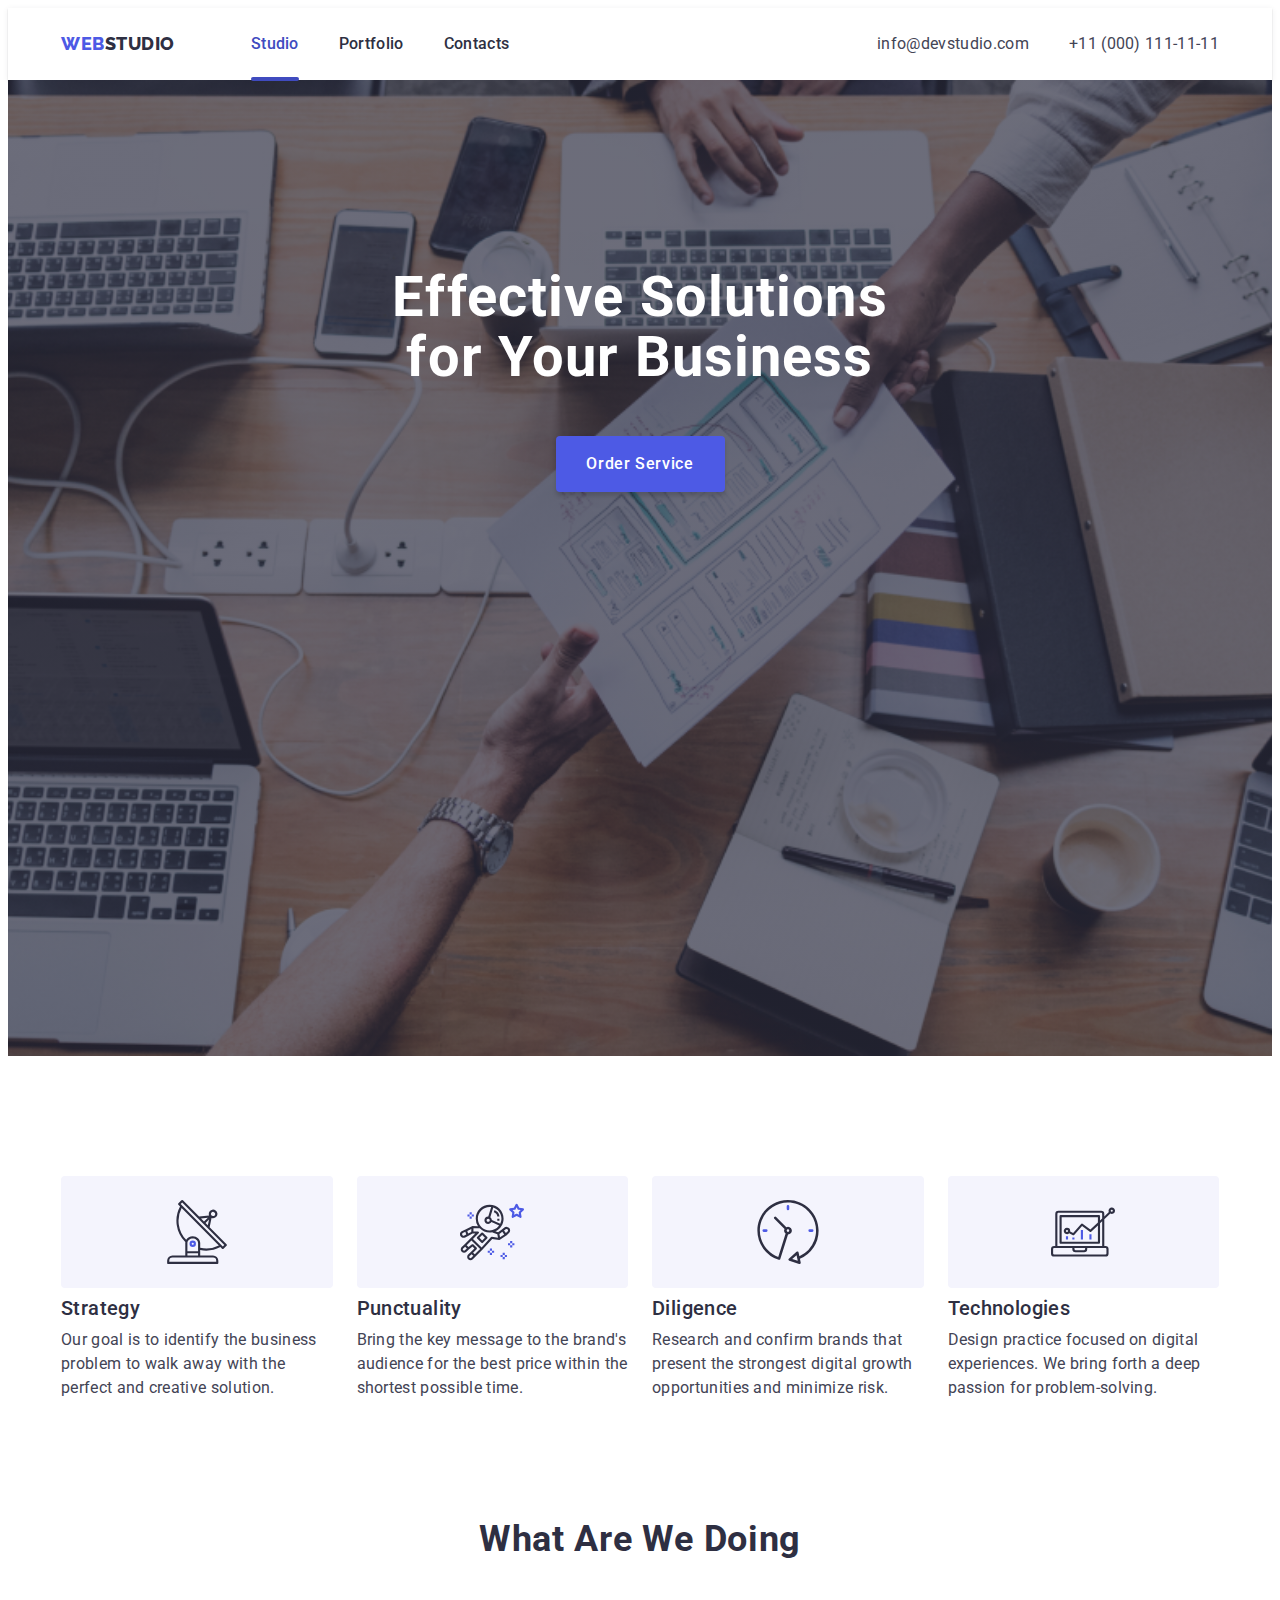
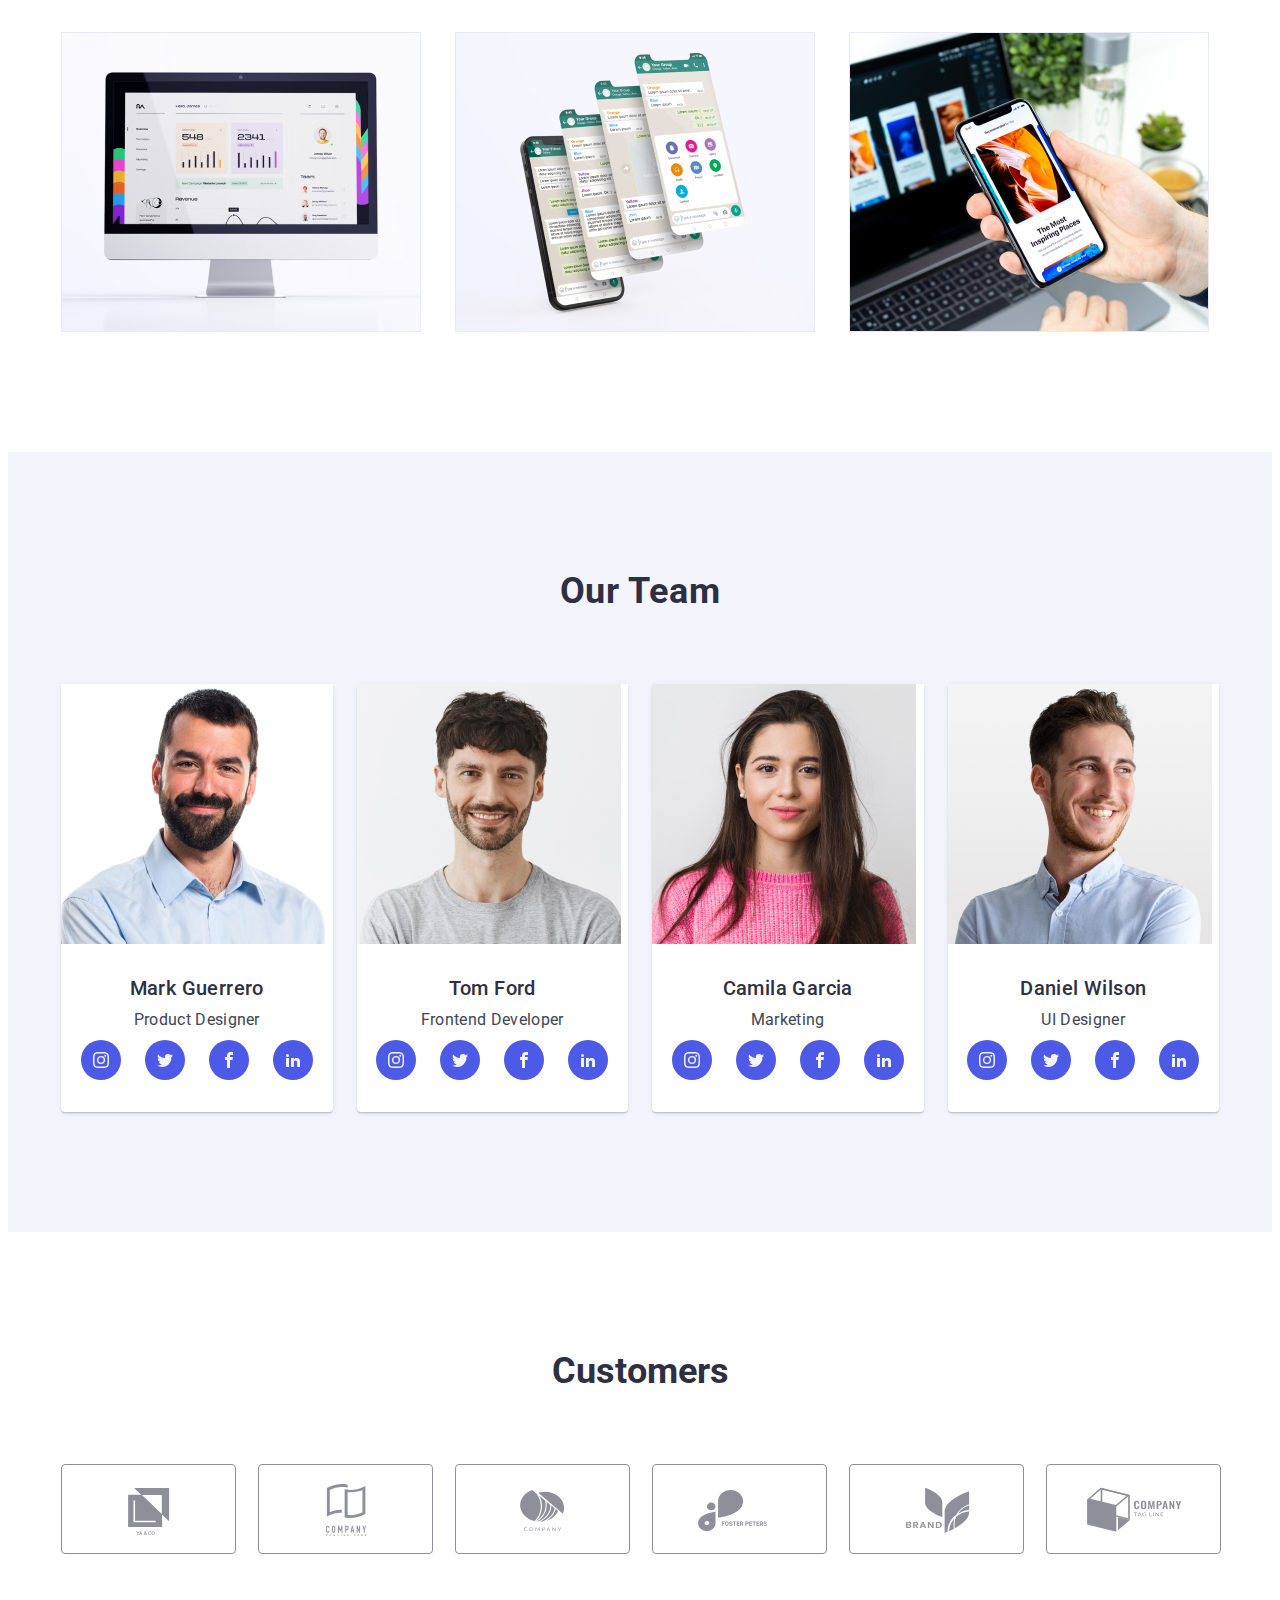
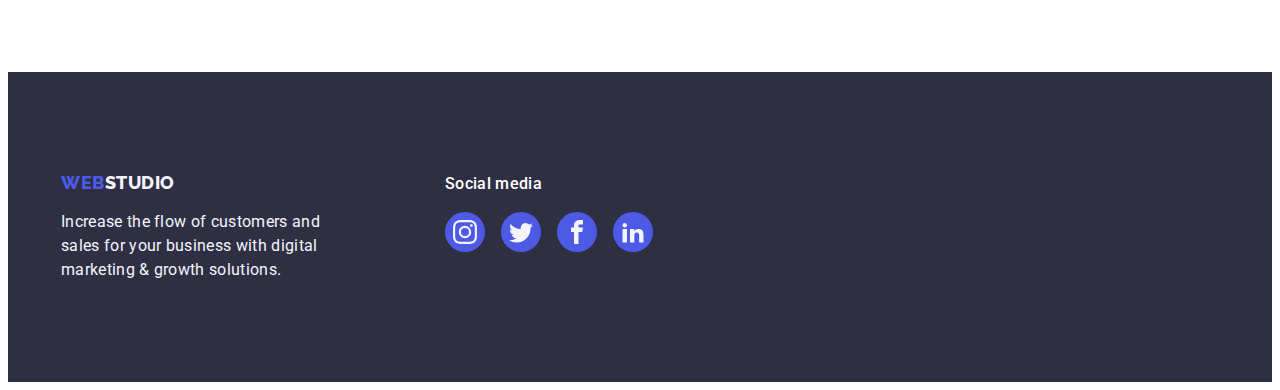
<file: index.html>
<!DOCTYPE html>
<html lang="en">
  <head>
    <title>Studio</title>
    <link rel="preconnect" href="https://fonts.googleapis.com" />
    <link rel="preconnect" href="https://fonts.gstatic.com" crossorigin />
    <link
      href="https://fonts.googleapis.com/css2?family=Raleway:wght@800&family=Roboto:wght@400;500;700&display=swap"
      rel="stylesheet"
    />
    <link
      rel="stylesheet"
      href="https://cdnjs.cloudflare.com/ajax/libs/modern-normalize/2.0.0/modern-normalize.min.css"
      integrity="sha512-4xo8blKMVCiXpTaLzQSLSw3KFOVPWhm/TRtuPVc4WG6kUgjH6J03IBuG7JZPkcWMxJ5huwaBpOpnwYElP/m6wg=="
      crossorigin="anonymous"
      referrerpolicy="no-referrer"
    />
    <link rel="stylesheet" href="./css/style.css" />
  </head>

  <body>
    <header class="header">
      <div class="div-header container">
        <nav class="nav">
          <a href="" class="logo link"
            >Web<span class="span-studio-header">Studio</span></a
          >
          <ul class="list navigation">
            <li><a href="./index.html" class="link studio current">Studio</a></li>
            <li>
              <a href="./portfolio.html" class="link studio">Portfolio</a>
            </li>
            <li><a href="" class="link studio">Contacts</a></li>
          </ul>
        </nav>
        <address class="address">
          <ul class="list contact-list">
            <li>
              <a href="mailto:info@devstudio.com" class="link contacts"
                >info@devstudio.com</a
              >
            </li>
            <li>
              <a href="tel:+110001111111" class="link contacts"
                >+11 (000) 111-11-11</a
              >
            </li>
          </ul>
        </address>
      </div>
    </header>
    <main>
      <!-- секція 1 -->
      <section class="section button-sec-index">
        <div class="container">
          <h1 class="h-section-one">Effective Solutions for Your Business</h1>
          <button type="button" class="button-index" data-modal-open>Order Service</button>
        </div>
      </section>

      <!-- секція 2 -->
      <section class="section section-two">
        <div class="container">
          <h2 class="h2-index visually-hidden">H2</h2>
          <ul class="list list-sec-two">
            <li class="list-sec-two-li">
              <div class="list-sec-two-div">
<svg width="64" height="64">
  <use href="./images/icons.svg#antena"></use>
</svg>
              </div>
              <h3 class="sec-h-three">Strategy</h3>
              <p class="sec-p">
                Our goal is to identify the business problem to walk away with
                the perfect and creative solution.
              </p>
            </li>

            <li class="list-sec-two-li">
              <div class="list-sec-two-div">
                <svg width="64" height="64">
                  <use href="./images/icons.svg#astronaut"></use>
                </svg>
              </div>
              <h3 class="sec-h-three">Punctuality</h3>
              <p class="sec-p">
                Bring the key message to the brand's audience for the best price
                within the shortest possible time.
              </p>
            </li>

            <li class="list-sec-two-li">
              <div class="list-sec-two-div">
                <svg width="64" height="64">
                  <use href="./images/icons.svg#clock"></use>
                </svg>
              </div>
              <h3 class="sec-h-three">Diligence</h3>
              <p class="sec-p">
                Research and confirm brands that present the strongest digital
                growth opportunities and minimize risk.
              </p>
            </li>

            <li class="list-sec-two-li">
              <div class="list-sec-two-div">
                <svg width="64" height="64">
                  <use href="./images/icons.svg#diagram"></use>
                </svg>
              </div>
              <h3 class="sec-h-three">Technologies</h3>
              <p class="sec-p">
                Design practice focused on digital experiences. We bring forth a
                deep passion for problem-solving.
              </p>
            </li>
          </ul>
        </div>
      </section>

      <!-- секція 3 -->
      <section class="section section-three">
        <div class="container">
          <h2 class="h-section-thee">What are we doing</h2>
          <ul class="list img-list-index list-sec-two">
            <li class="img-list-index-li">
              <img
                src="./images/img1.jpg"
                width="360"
                height="300"
                alt="Computer"
              />
            </li>
            <li class="img-list-index-li">
              <img
                src="./images/img2.jpg"
                width="360"
                height="300"
                alt="Messenger"
              />
            </li>
            <li class="img-list-index-li">
              <img
                src="./images/img3.jpg"
                width="360"
                height="300"
                alt="Smartphone"
              />
            </li>
          </ul>
        </div>
      </section>

      <!-- секція 4 -->
      <section class="section section-four">
        <div class="container">
          <h2 class="h-section-thee">Our Team</h2>
          <ul class="list four-sec-list list-sec-two">
            <li class="sec-four-li">
              <img src="./images/img4.jpg" width="264" height="260" alt="Mark Guerrero" />
              <div class="div-four-sec-list">
                <h3 class="sec-h-three-team">Mark Guerrero</h3>
                <p class="sec-p-team">Product Designer</p>
                <ul class="icons-sec-four">
                  <li class="icons-sec-four-li">
                    <a href=" " class="icons-sec-four-a">
                      <svg width="16" height="16" class="icons-sec-four-svg">
                        <use href="./images/icons.svg#icon-instagram"></use>
                      </svg></a>
                  </li>
                  <li class="icons-sec-four-li">
                    <a href=" " class="icons-sec-four-a">
                      <svg width="16" height="16" class="icons-sec-four-svg">
                        <use href="./images/icons.svg#icon-twitter"></use>
                      </svg></a>
                  </li>
                  <li class="icons-sec-four-li">
                    <a href=" " class="icons-sec-four-a">
                      <svg width="16" height="16" class="icons-sec-four-svg">
                        <use href="./images/icons.svg#icon-facebook"></use>
                      </svg></a>
                  </li>
                  <li class="icons-sec-four-li">
                    <a href=" " class="icons-sec-four-a">
                      <svg width="16" height="16" class="icons-sec-four-svg">
                        <use href="./images/icons.svg#icon-linkedin"></use>
                      </svg></a>
                  </li>
                </ul>
              </div>
            </li>
            <li class="sec-four-li">
              <img src="./images/img5.jpg" width="264" height="260" alt="Tom Ford" />
              <div class="div-four-sec-list">
                <h3 class="sec-h-three-team">Tom Ford</h3>
                <p class="sec-p-team">Frontend Developer</p>
                <ul class="icons-sec-four">
                  <li class="icons-sec-four-li">
                    <a href=" " class="icons-sec-four-a">
                      <svg width="16" height="16" class="icons-sec-four-svg">
                        <use href="./images/icons.svg#icon-instagram"></use>
                      </svg></a>
                  </li>
                  <li class="icons-sec-four-li">
                    <a href=" " class="icons-sec-four-a">
                      <svg width="16" height="16" class="icons-sec-four-svg">
                        <use href="./images/icons.svg#icon-twitter"></use>
                      </svg></a>
                  </li>
                  <li class="icons-sec-four-li">
                    <a href=" " class="icons-sec-four-a">
                      <svg width="16" height="16" class="icons-sec-four-svg">
                        <use href="./images/icons.svg#icon-facebook"></use>
                      </svg></a>
                  </li>
                  <li class="icons-sec-four-li">
                    <a href=" " class="icons-sec-four-a">
                      <svg width="16" height="16" class="icons-sec-four-svg">
                        <use href="./images/icons.svg#icon-linkedin"></use>
                      </svg></a>
                  </li>
                </ul>
              </div>
            </li>
            <li class="sec-four-li">
              <img src="./images/img6.jpg" width="264" height="260" alt="Camila Garcia" />
              <div class="div-four-sec-list">
                <h3 class="sec-h-three-team">Camila Garcia</h3>
                <p class="sec-p-team">Marketing</p>
                <ul class="icons-sec-four">
                  <li class="icons-sec-four-li">
                    <a href=" " class="icons-sec-four-a">
                      <svg width="16" height="16" class="icons-sec-four-svg">
                        <use href="./images/icons.svg#icon-instagram"></use>
                      </svg></a>
                  </li>
                  <li class="icons-sec-four-li">
                    <a href=" " class="icons-sec-four-a">
                      <svg width="16" height="16" class="icons-sec-four-svg">
                        <use href="./images/icons.svg#icon-twitter"></use>
                      </svg></a>
                  </li>
                  <li class="icons-sec-four-li">
                    <a href=" " class="icons-sec-four-a">
                      <svg width="16" height="16" class="icons-sec-four-svg">
                        <use href="./images/icons.svg#icon-facebook"></use>
                      </svg></a>
                  </li>
                  <li class="icons-sec-four-li">
                    <a href=" " class="icons-sec-four-a">
                      <svg width="16" height="16" class="icons-sec-four-svg">
                        <use href="./images/icons.svg#icon-linkedin"></use>
                      </svg></a>
                  </li>
                </ul>
              </div>
            </li>
            <li class="sec-four-li">
              <img src="./images/img7.jpg" width="264" height="260" alt="Daniel Wilson" />
              <div class="div-four-sec-list">
                <h3 class="sec-h-three-team">Daniel Wilson</h3>
                <p class="sec-p-team">UI Designer</p>
                <ul class="icons-sec-four">
                  <li class="icons-sec-four-li">
                    <a href=" " class="icons-sec-four-a">
                      <svg width="16" height="16" class="icons-sec-four-svg">
                        <use href="./images/icons.svg#icon-instagram"></use>
                      </svg></a>
                  </li>
                  <li class="icons-sec-four-li">
                    <a href=" " class="icons-sec-four-a">
                      <svg width="16" height="16" class="icons-sec-four-svg">
                        <use href="./images/icons.svg#icon-twitter"></use>
                      </svg></a>
                  </li>
                  <li class="icons-sec-four-li">
                    <a href=" " class="icons-sec-four-a">
                      <svg width="16" height="16" class="icons-sec-four-svg">
                        <use href="./images/icons.svg#icon-facebook"></use>
                      </svg></a>
                  </li>
                  <li class="icons-sec-four-li">
                    <a href=" " class="icons-sec-four-a">
                      <svg width="16" height="16" class="icons-sec-four-svg">
                        <use href="./images/icons.svg#icon-linkedin"></use>
                      </svg></a>
                  </li>
                </ul>
              </div>
            </li>
          </ul>
        </div>
      </section>


<!-- секція 5 -->
      <section class="customers-section">
        <div class="container">
          <h2 class="custom-h2">Customers</h2>
          <ul class="list customers-list">
            <li class="custom-list-li">
              <a class="link custom-link" href="">
                <svg class="icon-customers" width="104" height="56">
                  <use href="./images/icons.svg#icon-Client-1"></use>
                </svg>
              </a>
            </li>
            <li class="custom-list-li">
              <a class="link custom-link" href="">
                <svg class="icon-customers" width="104" height="56">
                  <use href="./images/icons.svg#icon-Client-2">
                  </use>
                </svg></a>
            </li>
            <li class="custom-list-li">
              <a class="link custom-link" href="">
                <svg class="icon-customers" width="104" height="56">
                  <use href="./images/icons.svg#icon-Client-3">
                  </use>
                </svg></a>
            </li>
      
            <li class="custom-list-li">
              <a class="link custom-link" href="">
                <svg class="icon-customers" width="104" height="56">
                  <use href="./images/icons.svg#icon-Client-4">
                  </use>
                </svg></a>
            </li>
            <li class="custom-list-li">
              <a class="link custom-link" href="">
                <svg class="icon-customers" width="104" height="56">
                  <use href="./images/icons.svg#icon-Client-5">
                  </use>
                </svg></a>
            </li>
      
            <li class="custom-list-li">
              <a class="link custom-link" href="">
                <svg class="icon-customers" width="104" height="56">
                  <use href="./images/icons.svg#icon-Client-6">
                  </use>
                </svg></a>
            </li>
          </ul>
        </div>
      </section>
</main>
    <footer class="footerclass">
      <div class="container footer-div">
        <div class="div-logo-footer">
        <a href="" class="logo-footer link"
          >Web<span class="span-studio">Studio</span></a
        >
        <p class="footer-p">
          Increase the flow of customers and sales for your business with
          digital marketing & growth solutions.
        </p>
      </div>

      <div class="social">
        <p class="footer-p-social">
            Social media
          </p>
<ul class="icons-footer-social list">
  <li class="icons-sec-four-li">
    <a href=" " class="icons-sec-four-a-footer">
      <svg width="24" height="24" class="icons-sec-four-svg">
        <use href="./images/icons.svg#icon-instagram"></use>
      </svg></a>
  </li>
  <li class="icons-sec-four-li">
    <a href=" " class="icons-sec-four-a-footer">
      <svg width="24" height="24" class="icons-sec-four-svg">
        <use href="./images/icons.svg#icon-twitter"></use>
      </svg></a>
  </li>
  <li class="icons-sec-four-li">
    <a href=" " class="icons-sec-four-a-footer">
      <svg width="24" height="24" class="icons-sec-four-svg">
        <use href="./images/icons.svg#icon-facebook"></use>
      </svg></a>
  </li>
  <li class="icons-sec-four-li">
    <a href=" " class="icons-sec-four-a-footer">
      <svg width="24" height="24" class="icons-sec-four-svg">
        <use href="./images/icons.svg#icon-linkedin"></use>
      </svg></a>
  </li>
</ul>
      </div>
      </div>
    </footer>

<div data-modal class="modal-div is-hidden">
  <div class="modal-w">
    <button type="button" data-modal-close class="modal-button-close">
      <svg width="8" height="8" class="modal-close-svg">
        <use href="./images/icons.svg#icon-close"></use>
      </svg>
    </button>
  </div>
</div>

<script src="./js/modal.js"></script>
    
  </body>
</html>
</file>
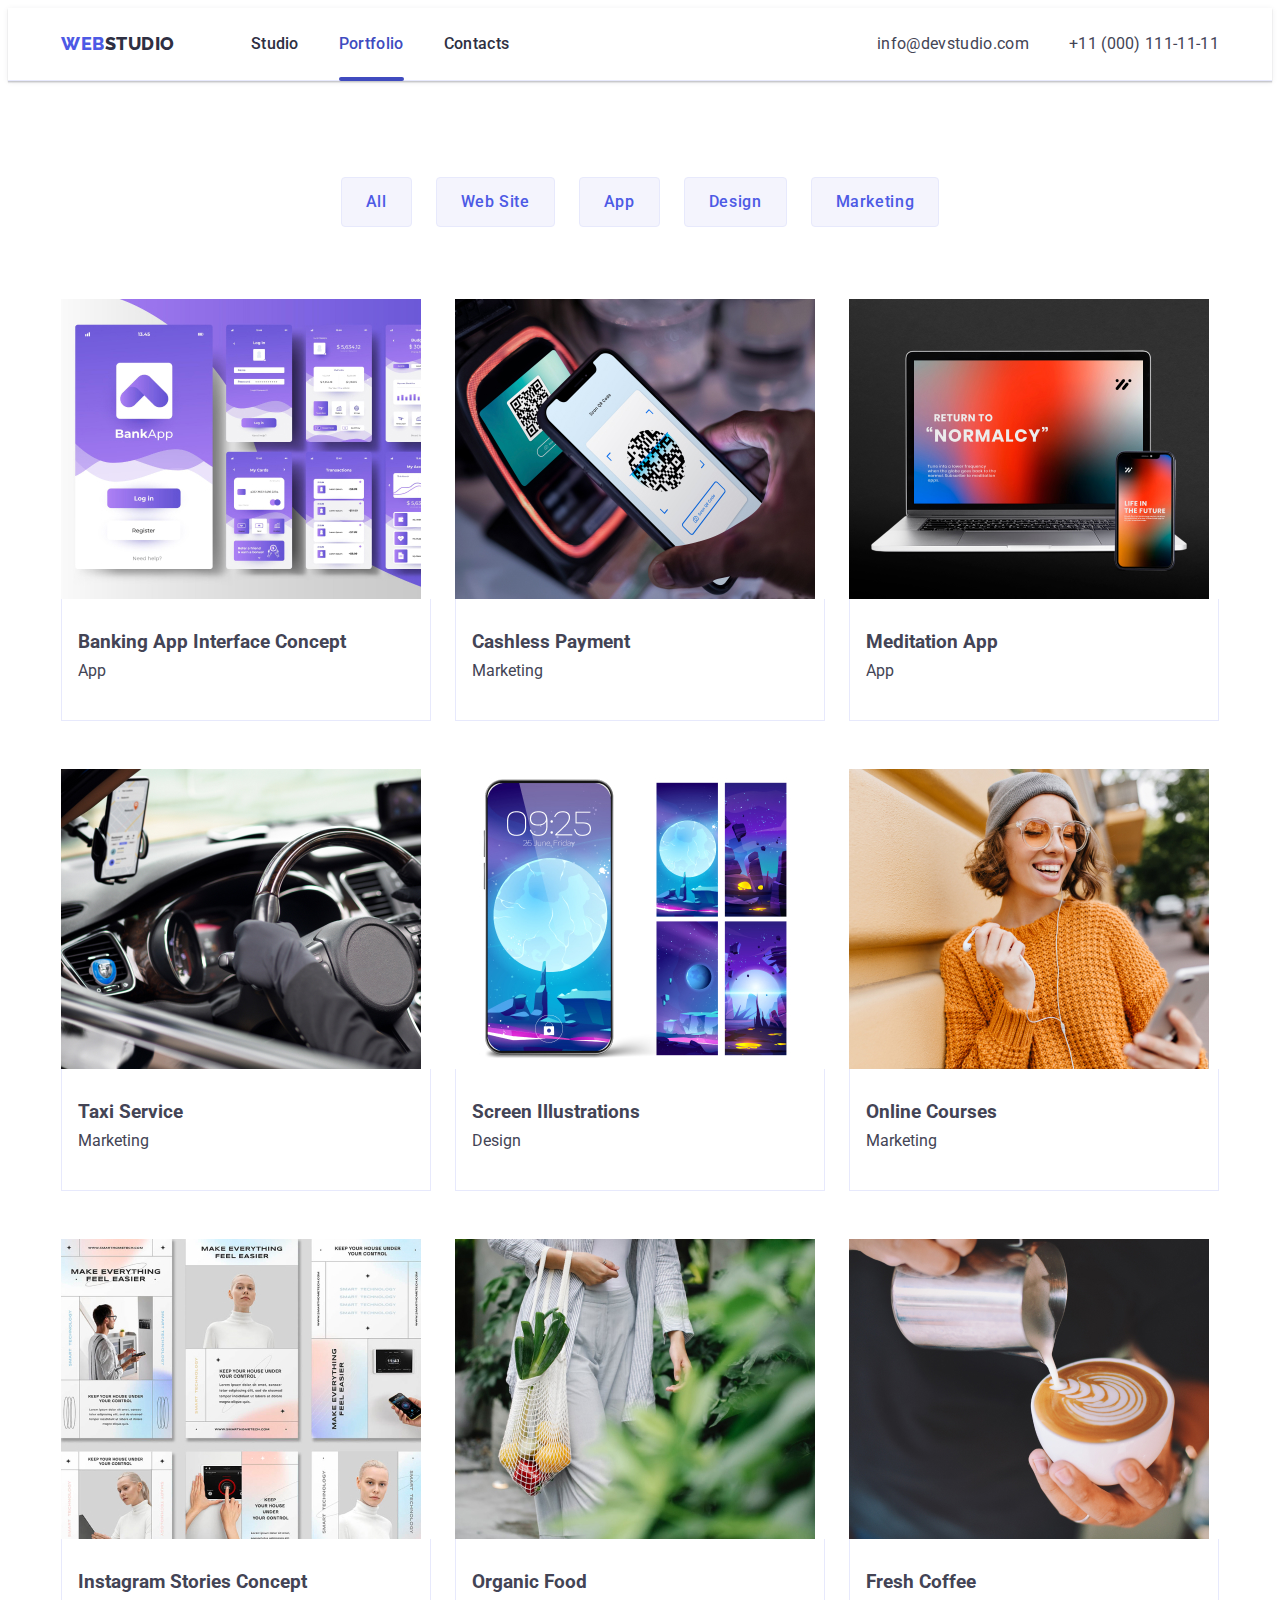
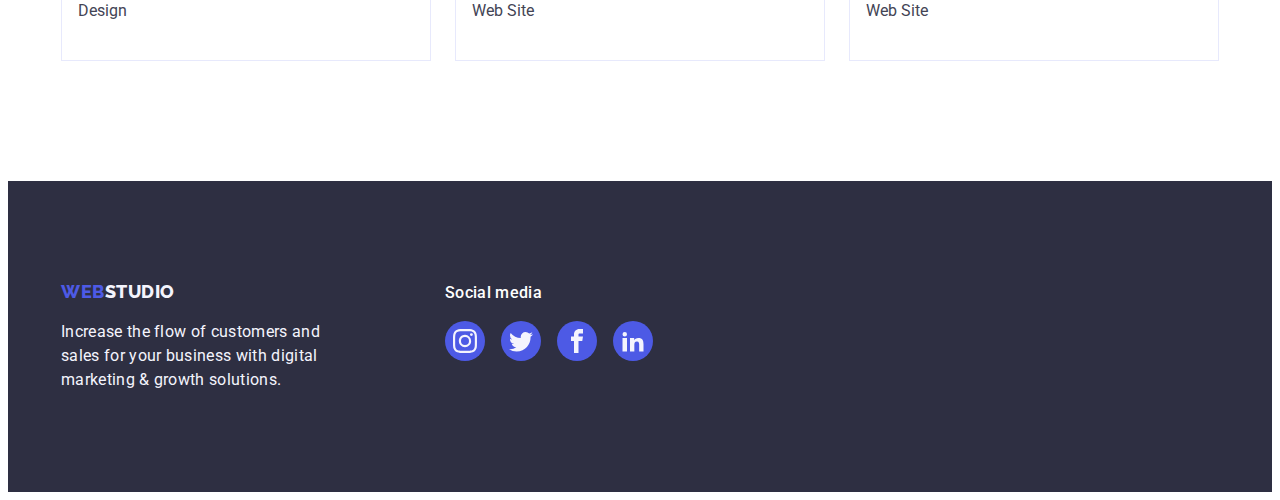
<file: portfolio.html>
<!DOCTYPE html>
<html lang="en">
  <head>
    <title>Portfolio</title>
    <link rel="preconnect" href="https://fonts.googleapis.com" />
    <link rel="preconnect" href="https://fonts.gstatic.com" crossorigin />
    <link
      href="https://fonts.googleapis.com/css2?family=Raleway:wght@800&family=Roboto:wght@400;500;700&display=swap"
      rel="stylesheet"
    />
    <link
      rel="stylesheet"
      href="https://cdnjs.cloudflare.com/ajax/libs/modern-normalize/2.0.0/modern-normalize.min.css"
      integrity="sha512-4xo8blKMVCiXpTaLzQSLSw3KFOVPWhm/TRtuPVc4WG6kUgjH6J03IBuG7JZPkcWMxJ5huwaBpOpnwYElP/m6wg=="
      crossorigin="anonymous"
      referrerpolicy="no-referrer"
    />
    <link rel="stylesheet" href="./css/style.css" />
  </head>

  <body>
    <header class="header-portfolio">
      <div class="div-header container">
        <nav class="nav">
          <a href="" class="logo link">Web<span class="span-studio-header">Studio</span></a>
          <ul class="list navigation">
            <li><a href="./index.html" class="link studio">Studio</a></li>
            <li>
              <a href="./portfolio.html" class="link studio current">Portfolio</a>
            </li>
            <li><a href="" class="link studio">Contacts</a></li>
          </ul>
        </nav>
        <address class="address">
          <ul class="list contact-list">
            <li>
              <a href="mailto:info@devstudio.com" class="link contacts">info@devstudio.com</a>
            </li>
            <li>
              <a href="tel:+110001111111" class="link contacts">+11 (000) 111-11-11</a>
            </li>
          </ul>
        </address>
      </div>
    </header>
    <main class="main">
      <section class="section section-portfolio">
        <div class="container">
          <!-- section 1 -->

          <h1 class="h1-portfolio visually-hidden">section 1</h1>
          <ul class="list buttons">
            <li>
              <button type="button" class="first-button">All</button>
            </li>
            <li>
              <button type="button" class="first-button">Web Site</button>
            </li>
            <li>
              <button type="button" class="first-button">App</button>
            </li>
            <li>
              <button type="button" class="first-button">Design</button>
            </li>
            <li>
              <button type="button" class="first-button">Marketing</button>
            </li>
          </ul>

          <ul class="list block-one">
            <li class="block-one-li">
              <a href="" class="link block-one-a">
                <div class="block-one-img-div">
                <img
                  src="./images/img21.jpg"
                  width="360"
                  height="300"
                  alt="Banking App Interface Concept"
                /> <p class="img-decs">14 Stylish and User-Friendly App Design Concepts · Task Manager App · Calorie Tracker App · Exotic Fruit Ecommerce App · Cloud Storage App</p></div>
                <div class="block-one-div">
                  <h3 class="sec-h-three-portf">
                    Banking App Interface Concept
                  </h3>
                  <p class="sec-p-portf">App</p>
                </div>
              </a>
            </li>

            <li class="block-one-li">
              <a href="" class="link block-one-a">
                <div class="block-one-img-div">
                <img
                  src="./images/img22.jpg"
                  width="360"
                  height="300"
                  alt="Cashless Payment"
                /><p class="img-decs">14 Stylish and User-Friendly App Design Concepts · Task Manager App · Calorie Tracker App · Exotic Fruit Ecommerce App · Cloud Storage App</p></div>
                <div class="block-one-div">
                  <h3 class="sec-h-three-portf">Cashless Payment</h3>
                  <p class="sec-p-portf">Marketing</p>
                </div>
              </a>
            </li>
            <li class="block-one-li">
              <a href="" class="link block-one-a">
                <div class="block-one-img-div">
                <img
                  src="./images/img23.jpg"
                  width="360"
                  height="300"
                  alt="Meditation App"
                /><p class="img-decs">14 Stylish and User-Friendly App Design Concepts · Task Manager App · Calorie Tracker App · Exotic Fruit Ecommerce App · Cloud Storage App</p></div>
                <div class="block-one-div">
                  <h3 class="sec-h-three-portf">Meditation App</h3>
                  <p class="sec-p-portf">App</p>
                </div>
              </a>
            </li>
            <li class="block-one-li">
              <a href="" class="link block-one-a">
                <div class="block-one-img-div">
                <img
                  src="./images/img24.jpg"
                  width="360"
                  height="300"
                  alt="Taxi Service"
                /><p class="img-decs">14 Stylish and User-Friendly App Design Concepts · Task Manager App · Calorie Tracker App · Exotic Fruit Ecommerce App · Cloud Storage App</p></div>
                <div class="block-one-div">
                  <h3 class="sec-h-three-portf">Taxi Service</h3>
                  <p class="sec-p-portf">Marketing</p>
                </div>
              </a>
            </li>
            <li class="block-one-li">
              <a href="" class="link block-one-a">
                <div class="block-one-img-div">
                <img
                  src="./images/img25.jpg"
                  width="360"
                  height="300"
                  alt="Screen Illustrations"
                /><p class="img-decs">14 Stylish and User-Friendly App Design Concepts · Task Manager App · Calorie Tracker App · Exotic Fruit Ecommerce App · Cloud Storage App</p></div>
                <div class="block-one-div">
                  <h3 class="sec-h-three-portf">Screen Illustrations</h3>
                  <p class="sec-p-portf">Design</p>
                </div>
              </a>
            </li>
            <li class="block-one-li">
              <a href="" class="link block-one-a">
                <div class="block-one-img-div">
                <img
                  src="./images/img26.jpg"
                  width="360"
                  height="300"
                  alt="Online Courses"
                /><p class="img-decs">14 Stylish and User-Friendly App Design Concepts · Task Manager App · Calorie Tracker App · Exotic Fruit Ecommerce App · Cloud Storage App</p></div>
                <div class="block-one-div">
                  <h3 class="sec-h-three-portf">Online Courses</h3>
                  <p class="sec-p-portf">Marketing</p>
                </div>
              </a>
            </li>
            <li class="block-one-li">
              <a href="" class="link block-one-a">
                <div class="block-one-img-div">
                <img
                  src="./images/img27.jpg"
                  width="360"
                  height="300"
                  alt="Instagram Stories Concept"
                /><p class="img-decs">14 Stylish and User-Friendly App Design Concepts · Task Manager App · Calorie Tracker App · Exotic Fruit Ecommerce App · Cloud Storage App</p></div>
                <div class="block-one-div">
                  <h3 class="sec-h-three-portf">Instagram Stories Concept</h3>
                  <p class="sec-p-portf">Design</p>
                </div>
              </a>
            </li>
            <li class="block-one-li">
              <a href="" class="link block-one-a">
                <div class="block-one-img-div">
                <img
                  src="./images/img28.jpg"
                  width="360"
                  height="300"
                  alt="Organic Food"
                /><p class="img-decs">14 Stylish and User-Friendly App Design Concepts · Task Manager App · Calorie Tracker App · Exotic Fruit Ecommerce App · Cloud Storage App</p></div>
                <div class="block-one-div">
                  <h3 class="sec-h-three-portf">Organic Food</h3>
                  <p class="sec-p-portf">Web Site</p>
                </div>
              </a>
            </li>
            <li class="block-one-li">
              <a href="" class="link block-one-a">
                <div class="block-one-img-div">
                <img
                  src="./images/img29.jpg"
                  width="360"
                  height="300"
                  alt="Fresh Coffee"
                /><p class="img-decs">14 Stylish and User-Friendly App Design Concepts · Task Manager App · Calorie Tracker App · Exotic Fruit Ecommerce App · Cloud Storage App</p>
              </div>
                <div class="block-one-div">
                  <h3 class="sec-h-three-portf">Fresh Coffee</h3>
                  <p class="sec-p-portf">Web Site</p>
                </div>
              </a>
            </li>
          </ul>
        </div>
      </section>
    </main>

<footer class="footerclass">
  <div class="container footer-div">
    <div class="div-logo-footer">
      <a href="" class="logo-footer link">Web<span class="span-studio">Studio</span></a>
      <p class="footer-p">
        Increase the flow of customers and sales for your business with
        digital marketing & growth solutions.
      </p>
    </div>

    <div class="social">
      <p class="footer-p-social">
        Social media
      </p>
      <ul class="icons-footer-social">
        <li class="icons-sec-four-li">
          <a href=" " class="icons-sec-four-a-footer">
            <svg width="24" height="24" class="icons-sec-four-svg">
              <use href="./images/icons.svg#icon-instagram"></use>
            </svg></a>
        </li>
        <li class="icons-sec-four-li">
          <a href=" " class="icons-sec-four-a-footer">
            <svg width="24" height="24" class="icons-sec-four-svg">
              <use href="./images/icons.svg#icon-twitter"></use>
            </svg></a>
        </li>
        <li class="icons-sec-four-li">
          <a href=" " class="icons-sec-four-a-footer">
            <svg width="24" height="24" class="icons-sec-four-svg">
              <use href="./images/icons.svg#icon-facebook"></use>
            </svg></a>
        </li>
        <li class="icons-sec-four-li">
          <a href=" " class="icons-sec-four-a-footer">
            <svg width="24" height="24" class="icons-sec-four-svg">
              <use href="./images/icons.svg#icon-linkedin"></use>
            </svg></a>
        </li>
      </ul>
    </div>
  </div>
</footer>
  </body>
</html>
</file>
<file: css/style.css>
:root {
  --navyblue: #2e2f42;
  --iris: #4d5ae5;
  --slate: #434455;
  --white: #ffffff;
  --ocean: #404bbf;
  --cloud: #f4f4fd;
  --gray: #8e8f99;
}

body {
  font-family: "Roboto", sans-serif;
  color: #434455;
  background-color: #ffffff;
}

.container {
  margin: 0 auto;
  width: 1158px;
  padding: 0 15px 0 15px;
}

.nav {
  display: flex;
  align-items: center;
}

.section {}

.link {
  text-decoration: none;
  color: #434455;
  font-family: "Roboto", sans-serif;
}

.logo {
  color: var(--iris);
  font-family: "Raleway", sans-serif;
  font-size: 18px;
  font-weight: 800;
  line-height: 1.17;
  letter-spacing: 0.03em;
  text-transform: uppercase;
  display: inline-block;
  margin-right: 76px;
}

.logo-footer {
  color: var(--iris);
  font-family: "Raleway", sans-serif;
  font-size: 18px;
  font-weight: 800;
  line-height: 1.17;
  letter-spacing: 0.03em;
  text-transform: uppercase;
  display: inline-block;
  margin-bottom: 17.5px;
}

.span-studio {
  color: #f4f4fd;
}

.span-studio-header {
  color: var(--navyblue);
}

.studio {
  display: block;
  font-size: 16px;
  font-weight: 500;
  line-height: 1.5;
  letter-spacing: 0.02em;
  color: var(--navyblue);
  padding: 24px 0;
  position: relative;
  transition: color 250ms cubic-bezier(0.4, 0, 0.2, 1);
}


.studio.current:after {
  content: "";
  position: absolute;
  left: 0;
  bottom: -1px;
  width: 100%;
  height: 4px;
  border-radius: 2px;
  background: var(--ocean, #404BBF);
}

.div-four-sec-list {
  padding: 32px 0;
}

.list-sec-two {
  gap: 24px;
  display: flex;
}

.list-sec-two-div {
  border-radius: 4px;
  background: var(--cloud, #F4F4FD);
  justify-content: center;
  align-items: center;
  display: flex;
  padding: 24px 100px;
  margin-bottom: 8px;
}

.sec-four-li {
  width: calc((100% - 72px) / 4);
  border-radius: 0px 0px 4px 4px;
}

.list-sec-two-li {
  width: calc((100% - 72px) / 4);
}

.img-list-index-li {
  width: calc((100% - 48px) / 3);
}

.list {
  list-style: none;
  display: flex;
  padding: 0;
  margin: 0;
}

.img-list-index {
  display: flex;
  flex-wrap: wrap;
  gap: 24px;
}

.img-list-index>img {
  border: 1px solid var(--cornflower, #e7e9fc);
  background: url(<path-to-image>),
    lightgray -72.845px -19px / 144.444% 112.667% no-repeat;
}

.navigation {
  font-size: 16px;
  font-weight: 500;
  line-height: 1.5;
  letter-spacing: 0.32px;
  display: flex;
  gap: 40px;
}

.contacts:hover,
.contacts:focus,
.studio:hover,
.studio:focus,
.studio.current {
  color: var(--ocean);
}

.address {
  font-family: "Roboto";
  font-size: 16px;
  font-style: normal;
  font-weight: 400;
  letter-spacing: 0.32px;
  margin-left: auto;
}

.contacts {
  display: inline-block;
  color: var(--slate);
  line-height: 1.5;
  letter-spacing: 0.02em;
  transition: color 250ms cubic-bezier(0.4, 0, 0.2, 1);
}

h1,
h2,
h3,
h4,
h5,
p {
  margin: 0;
}

.contact-list {
  display: flex;
  gap: 40px;
  padding-top: 24px;
  padding-bottom: 24px;
}

.sec-h-three {
  margin-bottom: 8px;
  font-weight: 500;
  line-height: 1.2;
  font-size: 20px;
  letter-spacing: 0.02em;
  color: var(---navyblue, #2e2f42);
}

.sec-p {
  line-height: 1.5;
  font-size: 16px;
  letter-spacing: 0.02em;
  color: var(--slate, #434455);
}

.sec-h-three-team {
  margin-bottom: 8px;
  font-weight: 500;
  line-height: 1.2;
  font-size: 20px;
  letter-spacing: 0.02em;
  color: var(---navyblue, #2e2f42);
  justify-content: center;
  align-items: center;
  display: flex;
}

.sec-p-team {
  line-height: 1.5;
  font-size: 16px;
  letter-spacing: 0.02em;
  color: var(--slate, #434455);
  justify-content: center;
  align-items: center;
  display: flex;
  margin-bottom: 8px;
}

.h-section-thee {
  font-size: 36px;
  line-height: 1.11;
  text-align: center;
  color: var(---navyblue, #2e2f42);
  text-transform: capitalize;
  letter-spacing: 0.02em;
  margin-bottom: 72px;
}

.section-four {
  background-color: #f4f4fd;
  padding: 120px 0;
}

.section-three {
  padding-bottom: 120px;
}

.footerclass {
  background-color: var(--navyblue);
  padding: 100px 0;
}

.block-one {
  display: flex;
  flex-wrap: wrap;
  column-gap: 24px;
  row-gap: 48px;
}

.block-one-div {
  padding: 32px 16px;
  border: 1px solid #e7e9fc;
  border-top: none;
}

.block-one-li {
  width: calc((100% - 48px) / 3);
}

.block-one-li:hover {
  background: var(--white, #FFF);
}

.sec-p-portf,
.sec-h-three-portf {
  flex-direction: column;
  justify-content: center;
  align-items: flex-start;
  gap: 8px;
  align-self: stretch;
  margin-bottom: 8px;
}

.button-sec-index {
  background: var(--navyblue, #2e2f42);
  height: 600px;
  flex-shrink: 0;
  padding: 188px 0;
  max-width: 1440px;
  background-repeat: no-repeat;
  background-position: center;
  background-size: cover;
  background-image: linear-gradient(rgba(46, 47, 66, 0.7),
      rgba(46, 47, 66, 0.7)), url(../images/bg-image.jpg);
}

.footer-p {
  font-family: Roboto;
  font-size: 16px;
  font-style: normal;
  font-weight: 400;
  line-height: 1.5;
  color: var(--cloud);
  letter-spacing: 0.02em;
  max-width: 264px;
  margin: 0;
}

.icons-footer-social {
  display: flex;
  gap: 16px;
  list-style-type: none;
  padding-left: 0;
}

.section-buttons {
  background-color: var(---navyblue, #2e2f42);
}

.buttons {
  display: flex;
  justify-content: center;
  gap: 24px;
  margin-bottom: 72px;
}

.h-section-one {
  font-size: 56px;
  line-height: 1.07;
  text-align: center;
  letter-spacing: 0.02em;
  color: #ffffff;
  max-width: 496px;
  margin-left: auto;
  margin-right: auto;
}

.first-button {
  background-color: var(--cloud);
  font-family: "Roboto", sans-serif;
  font-weight: 500;
  line-height: 1.5;
  font-size: 16px;
  letter-spacing: 0.04em;
  cursor: pointer;
  color: var(--iris);
  display: flex;
  padding: 12px 24px;
  border-radius: 4px;
  border: 1px solid var(--cornflower, #e7e9fc);
  transition: color 250ms cubic-bezier(0.4, 0, 0.2, 1),
    background-color 250ms cubic-bezier(0.4, 0, 0.2, 1),
    border-color 250ms cubic-bezier(0.4, 0, 0.2, 1),
    box-shadow 250ms cubic-bezier(0.4, 0, 0.2, 1);
}

.div-header {
  display: flex;
}

.section-portfolio {
  padding: 96px 0 120px 0;
}

img {
  display: block;
}

.four-sec-list {
  gap: 24px;
}

.sec-four-li {
  background-color: #ffffff;
  border-radius: 0px 0px 4px 4px;
  box-shadow: 0px 2px 1px 0px rgba(46, 47, 66, 0.08),
    0px 1px 1px 0px rgba(46, 47, 66, 0.16),
    0px 1px 6px 0px rgba(46, 47, 66, 0.08);
}

.section-two {
  padding: 120px 0;
}

.visually-hidden {
  position: absolute;
  width: 1px;
  height: 1px;
  margin: -1px;
  border: 0;
  padding: 0;
  white-space: nowrap;
  clip-path: inset(100%);
  clip: rect(0 0 0 0);
  overflow: hidden;
}

.button-index {
  background-color: #4d5ae5;
  color: #ffffff;
  font-family: "Roboto", sans-serif;
  font-weight: 500;
  line-height: 1.5;
  font-size: 16px;
  letter-spacing: 0.04em;
  cursor: pointer;
  display: block;
  min-width: 169px;
  height: 56px;
  border: none;
  gap: 10px;
  justify-content: center;
  align-items: center;
  border-radius: 4px;
  margin-left: auto;
  margin-right: auto;
  margin-top: 48px;
  box-shadow: 0px 4px 4px 0px rgba(0, 0, 0, 0.15);
  transition: background-color 250ms cubic-bezier(0.4, 0, 0.2, 1);
}

.button-index:hover,
.button-index:focus {
  background-color: #404bbf;
}

.first-button:hover,
.first-button:focus {
  color: #ffffff;
  border: 1px solid transparent;
  border-radius: 4px;
  background: var(--ocean, #404BBF);
  box-shadow: 0px 2px 2px 0px rgba(0, 0, 0, 0.12), 0px 2px 1px 0px rgba(0, 0, 0, 0.08), 0px 3px 1px 0px rgba(0, 0, 0, 0.10);
}

.customers-container {
  padding: 120px 156px;
  margin: 0;
}

.icon-customers {
  width: 168px;
  height: 88px;
  fill: currentColor;
}

.custom-h2 {
  margin-bottom: 72px;
  text-align: center;
  font-size: 36px;
  line-height: 1.11;
  color: var(---navyblue, #2e2f42);

}

.header {
  padding: 0;
  margin: 0;
  box-shadow: 0px 2px 1px rgba(46, 47, 66, 0.08),
    0px 1px 1px rgba(46, 47, 66, 0.16),
    0px 1px 6px rgba(46, 47, 66, 0.08);
}

.icons-sec-four {
  display: flex;
  justify-content: center;
  gap: 24px;
  list-style-type: none;
  justify-content: center;
  padding: 0;
}

.icons-sec-four-li {
  width: 40px;
  height: 40px;
}

.icons-sec-four-a {
  width: 100%;
  height: 100%;
  align-items: center;
  background-color: var(--iris, #4D5AE5);
  display: flex;
  justify-content: center;
  border-radius: 50%;
  transition: background-color 250ms cubic-bezier(0.4, 0, 0.2, 1);
}

.icons-sec-four-a-footer {
  width: 100%;
  height: 100%;
  align-items: center;
  background-color: var(--iris, #4D5AE5);
  display: flex;
  justify-content: center;
  border-radius: 50%;
  transition: background-color 250ms cubic-bezier(0.4, 0, 0.2, 1);
}

.icons-sec-four-a-footer:hover,
.icons-sec-four-a-footer:focus {
  background-color: #31d0aa;
}

.customers-section {
  padding: 120px 0;
}

.icons-sec-four-a:hover,
.icons-sec-four-a:focus {
  background-color: #404bbf;
}

.icons-sec-four-svg {
  fill: var(--cloud, #F4F4FD);
}
.modal-close-svg{
  transition: fill 250ms cubic-bezier(0.4, 0, 0.2, 1);
}
.customers-list {
  display: flex;
  align-items: flex-start;
  gap: 24px;
}

.custom-list-li {
  width: calc((100% - 120px) / 6);
  height: 88px;
}

.is-hidden {
  opacity: 0;
  visibility: hidden;
  pointer-events: none;
}

.modal-div {
  position: fixed;
  top: 0;
  left: 0;
  width: 100%;
  height: 100%;
  background-color: rgba(46, 47, 66, 0.4);
  transition: opacity 250ms cubic-bezier(0.4, 0, 0.2, 1), visibility 250ms cubic-bezier(0.4, 0, 0.2, 1);
}

.modal-w {
  position: absolute;
  top: 50%;
  left: 50%;
  transition: transform 250ms cubic-bezier(0.4, 0, 0.2, 1);
  transform: translate(-50%, -50%) scale(1);
  width: 408px;
  border-radius: 4px;
  min-height: 584px;
  background: #fcfcfc;
  box-shadow: 0px 1px 1px rgba(0, 0, 0, 0.14), 0px 1px 3px rgba(0, 0, 0, 0.12), 0px 2px 1px rgba(0, 0, 0, 0.2);
}

.modal-button-close {
  top: 24px;
  position: absolute;
  right: 24px;
  width: 24px;
  height: 24px;
  cursor: pointer;
  border-radius: 50%;
  display: flex;
  justify-content: center;
  align-items: center;
  background-color: #e7e9fc;
  border: 1px solid rgba(0, 0, 0, 0.1);
  padding: 0;
  transition: background-color 250ms cubic-bezier(0.4, 0, 0.2, 1), border 250ms cubic-bezier(0.4, 0, 0.2, 1);
}

.modal-button-close:hover,
.modal-button-close:focus {
  background-color: #404bbf;
  border: none;
  fill: #ffffff;
}

.block-one-a {
  display: block;
}

.block-one-a:hover,
.block-one-a:focus {
  box-shadow: 0px 1px 6px rgba(46, 47, 66, 0.08), 0px 1px 1px rgba(46, 47, 66, 0.16), 0px 2px 1px rgba(46, 47, 66, 0.08);
  transform: translateY(0%);
}

.block-one-a:hover .img-decs,
.block-one-a:focus .img-decs{
  transform: translateY(0%);
}
.custom-link {
  width: 100%;
  height: 100%;
  border: 1px solid #8e8f99;
  border-radius: 4px;
  display: flex;
  align-items: center;
  justify-content: center;
  color: var(--gray);
  transition: border-color 250ms cubic-bezier(0.4, 0, 0.2, 1),
    color 250ms cubic-bezier(0.4, 0, 0.2, 1);
}

.custom-link:hover,
.custom-link:focus,
.icon-customers:hover,
.icon-customers:focus {
  border-color: #404bbf;
  color: #404bbf;
}

.img-decs {
  position: absolute;
  top: 0;
  font-size: 16px;
  line-height: 1.5;
  letter-spacing: 0.02em;
  padding: 40px 32px;
  color: var(--cloud, #F4F4FD);
  background-color: #4d5ae5;
  height: 100%;
  width: 100%;
  transform: translateY(100%);
  transition: transform 250ms cubic-bezier(0.4, 0, 0.2, 1);
}

.img-decs:hover,
.img-decs:focus {
  transform: translateY(0%);
}

.block-one-a {
  transition: box-shadow 250ms cubic-bezier(0.4, 0, 0.2, 1)
}

.header-portfolio {
  border-bottom: 1px solid var(--cornflower, #E7E9FC);
  background: var(--white, #FFF);
  box-shadow: 0px 1px 6px 0px rgba(46, 47, 66, 0.08), 0px 1px 1px 0px rgba(46, 47, 66, 0.16), 0px 2px 1px 0px rgba(46, 47, 66, 0.08);
}

.block-one-img-div {
  position: relative;
  overflow: hidden;
}

.div-logo-footer {
  margin-right: 120px;
}

.footer-div {
  display: flex;
  align-items: baseline;

}

.img-desc {
  position: absolute;
  top: 0;
  font-size: 16px;
  line-height: 1, 5;
  letter-spacing: 0.02em;
  color: var(--cloud, #F4F4FD);
  padding: 40px 32px;
  background: var(--iris, #4D5AE5);
}

.footer-p-social {
  font-family: Roboto;
  font-size: 16px;
  font-weight: 500;
  line-height: 1.5;
  color: var(--white, #FFF);
  letter-spacing: 0.02em;
  margin-bottom: 16px;
}
</file>
